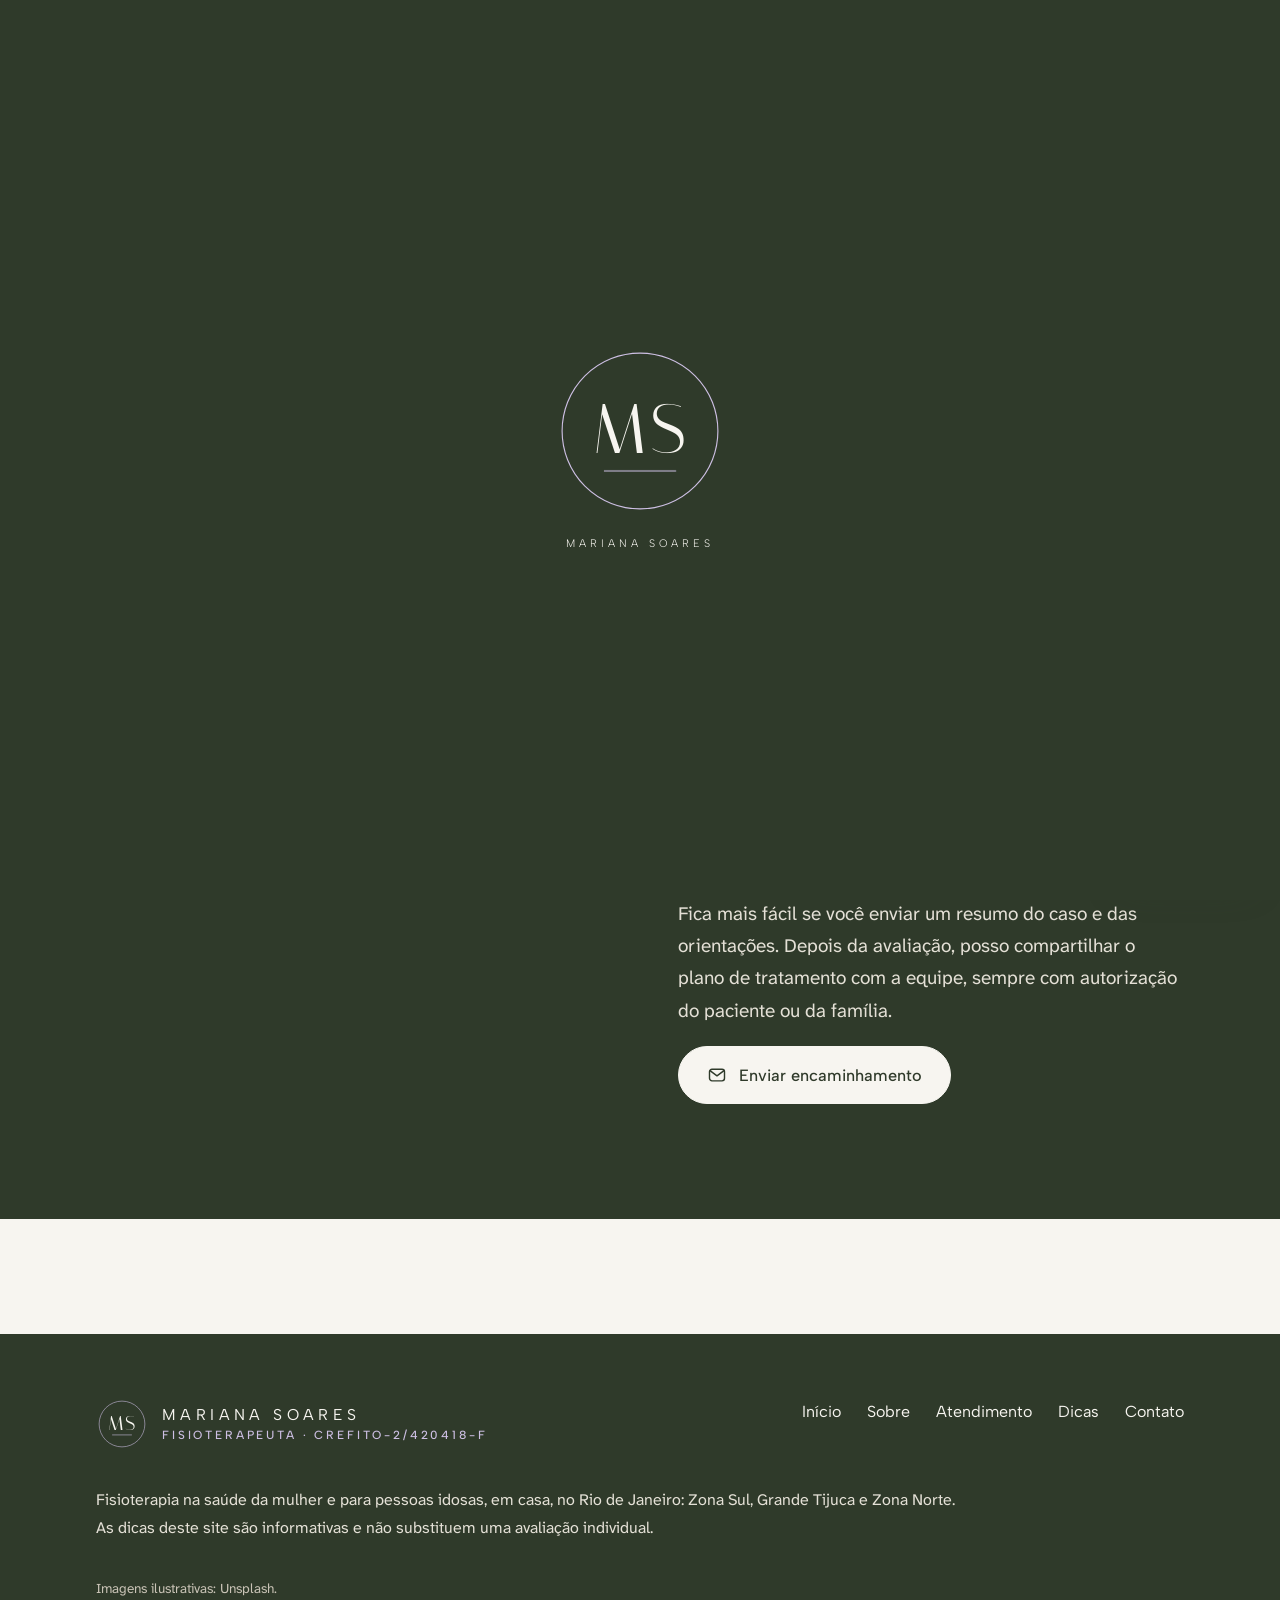
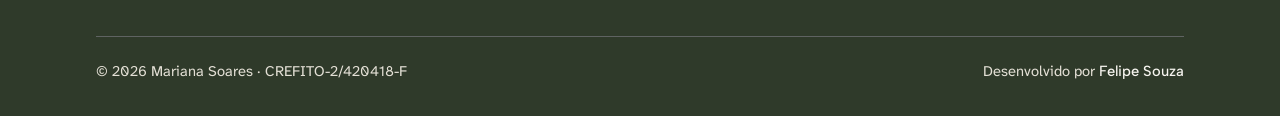
<file: contato.html>
<!doctype html>
<html lang="pt-BR">
<head>
<meta charset="utf-8">
<meta name="viewport" content="width=device-width,initial-scale=1">
<title>Contato · Mariana Soares, Fisioterapeuta</title>
<meta name="description" content="Fale com a fisioterapeuta Mariana Soares pelo WhatsApp, e-mail ou Instagram.">
<meta name="robots" content="noindex,nofollow">
<meta name="theme-color" content="#2F3A2A">
<link rel="canonical" href="https://mariana.csouzza.com/contato.html">
<meta property="og:type" content="website">
<meta property="og:locale" content="pt_BR">
<meta property="og:site_name" content="Mariana Soares · Fisioterapia">
<meta property="og:title" content="Contato · Mariana Soares, Fisioterapeuta">
<meta property="og:description" content="Fale com a fisioterapeuta Mariana Soares pelo WhatsApp, e-mail ou Instagram.">
<meta property="og:url" content="https://mariana.csouzza.com/contato.html">
<meta property="og:image" content="https://mariana.csouzza.com/og.jpg">
<meta property="og:image:width" content="1200">
<meta property="og:image:height" content="630">
<meta property="og:image:alt" content="Logo MS de Mariana Soares: Fisioterapia pélvica e saúde da mulher, atendimento em casa no Rio de Janeiro">
<meta name="twitter:card" content="summary_large_image">
<script type="application/ld+json">{"@context":"https://schema.org","@type":"WebPage","name":"Contato · Mariana Soares, Fisioterapeuta","url":"https://mariana.csouzza.com/contato.html","about":{"@id":"https://mariana.csouzza.com/#mariana"}}</script>
<link rel="icon" href="favicon.svg" type="image/svg+xml">
<link rel="preconnect" href="https://fonts.googleapis.com">
<link rel="preconnect" href="https://fonts.gstatic.com" crossorigin>
<link rel="stylesheet" href="https://fonts.googleapis.com/css2?family=Albert+Sans:wght@200;300;400;500&family=Atkinson+Hyperlegible+Next:wght@400;600&family=Italiana&display=swap">
<link rel="stylesheet" href="style.css?v=312">
<script>
(function(){var r=document.documentElement;r.classList.add("js");
try{if(localStorage.getItem("letra")==="grande")r.classList.add("grande")}catch(e){}
var first=true;try{first=!sessionStorage.getItem("ms-intro")}catch(e){}
if(first){r.classList.add("intro");document.addEventListener("DOMContentLoaded",function(){
  var l=document.createElement("div");l.className="loader";l.setAttribute("aria-hidden","true");
  l.innerHTML='<svg viewBox="0 0 200 240" aria-hidden="true"><circle class="ring" cx="100" cy="100" r="82" fill="none" stroke="#CDBFE3" stroke-width="1.2" transform="rotate(-90 100 100)"/><text class="mono" x="100" y="123" text-anchor="middle" font-family="Italiana, serif" font-size="74" letter-spacing="2" fill="#F7F5F0">MS</text><path class="bar" d="M62 142h76" stroke="#CDBFE3" stroke-width="1.2"/><text class="name" x="100" y="222" text-anchor="middle" font-family="Albert Sans, sans-serif" font-weight="300" font-size="11.5" letter-spacing="4.2" fill="#F7F5F0">MARIANA SOARES</text></svg>';document.body.appendChild(l);
  try{sessionStorage.setItem("ms-intro","1")}catch(e){}
  var t0=Date.now();function end(){setTimeout(function(){l.classList.add("done");setTimeout(function(){l.remove()},800)},Math.max(0,1700-(Date.now()-t0)))}
  if(document.readyState==="complete")end();else window.addEventListener("load",end);
  setTimeout(function(){l.classList.add("done")},4000);
})}
})();
</script>
</head>
<body>
<a class="skip" href="#conteudo">Pular para o conteúdo</a>
<header class="top">
  <div class="wrap">
    <a class="brand" href="index.html" aria-label="Mariana Soares, Fisioterapia. Página inicial"><svg class="" viewBox="0 0 200 200" aria-hidden="true"><circle cx="100" cy="100" r="88" fill="none" stroke="#6B5A94" stroke-width="2.2"/><text x="100" y="123" text-anchor="middle" font-family="Italiana, serif" font-size="78" letter-spacing="2" fill="#1F241B">MS</text><path d="M62 142h76" stroke="#6B5A94" stroke-width="2.2"/></svg><div><b>Mariana Soares</b><span>Fisioterapia pélvica</span></div></a>
    <button class="fontbtn" id="fontbtn" aria-pressed="false" aria-label="Letra maior" title="Aumentar o tamanho das letras"><span class="fb-a">A+</span><span class="fb-l"> Letra maior</span></button>
    <button class="menubtn" id="menubtn" aria-expanded="false" aria-controls="nav">Menu</button>
    <nav class="nav" id="nav" aria-label="Principal"><a href="index.html">Início</a><a href="sobre.html">Sobre</a><a href="atendimento.html">Atendimento</a><a href="dicas.html">Dicas</a><a href="contato.html" aria-current=page>Contato</a>
      <a class="navcta" href="https://wa.me/5521988644272?text=Ol%C3%A1%2C%20Mariana%21%20Vim%20pelo%20site%20e%20gostaria%20de%20saber%20mais%20sobre%20o%20atendimento." target="_blank" rel="noopener">Agendar conversa</a>
    </nav>
  </div>
</header>
<main id="conteudo">

<section class="hero"><div class="wrap">
  <div class="text">
    <span class="kicker">Contato</span>
    <h1>Vamos <em>conversar.</em></h1>
    <p class="lead">O jeito mais rápido é pelo WhatsApp. Costumo responder no mesmo dia.</p>
  </div>
  <div class="contact">
    <a href="https://wa.me/5521988644272?text=Ol%C3%A1%2C%20Mariana%21%20Vim%20pelo%20site%20e%20gostaria%20de%20saber%20mais%20sobre%20o%20atendimento." target="_blank" rel="noopener"><svg viewBox="0 0 24 24" fill="none" stroke="currentColor" stroke-width="1.7" stroke-linecap="round" stroke-linejoin="round" aria-hidden="true"><path d="M21 12a8.5 8.5 0 0 1-12.6 7.4L3 21l1.6-5.2A8.5 8.5 0 1 1 21 12Z"/></svg><div><b>WhatsApp</b><span>(21) 98864-4272</span></div></a>
    <a href="mailto:msla.fisioterapia@gmail.com"><svg viewBox="0 0 24 24" fill="none" stroke="currentColor" stroke-width="1.7" stroke-linecap="round" stroke-linejoin="round" aria-hidden="true"><rect x="3" y="5" width="18" height="14" rx="3"/><path d="m4 7 8 6 8-6"/></svg><div><b>E-mail</b><span>msla.fisioterapia@gmail.com</span></div></a>
    <a href="https://instagram.com/fisioterapeuta_mariana" target="_blank" rel="noopener"><svg viewBox="0 0 24 24" fill="none" stroke="currentColor" stroke-width="1.7" stroke-linecap="round" stroke-linejoin="round" aria-hidden="true"><rect x="3" y="3" width="18" height="18" rx="5"/><circle cx="12" cy="12" r="4"/><circle cx="17.5" cy="6.5" r="1" fill="currentColor"/></svg><div><b>Instagram</b><span>@fisioterapeuta_mariana</span></div></a>
  </div>
</div></section>

<section class="s dark" id="profissionais"><div class="wrap split start">
  <div class="reveal" style="display:grid;gap:22px"><span class="kicker">Para profissionais de saúde</span><h2>Médicos e equipes <em>que indicam pacientes.</em></h2></div>
  <div class="prose reveal">
    <p>Trabalho em diálogo com médicos, enfermeiras, nutricionistas, psicólogas e toda a equipe que acompanha a pessoa. Se você quer encaminhar um paciente para fisioterapia domiciliar, entre em contato pelo WhatsApp ou pelo e-mail.</p>
    <p>Fica mais fácil se você enviar um resumo do caso e das orientações. Depois da avaliação, posso compartilhar o plano de tratamento com a equipe, sempre com autorização do paciente ou da família.</p>
    <p><a class="btn light" href="mailto:msla.fisioterapia@gmail.com?subject=Encaminhamento%20de%20paciente"><svg viewBox="0 0 24 24" fill="none" stroke="currentColor" stroke-width="1.7" stroke-linecap="round" stroke-linejoin="round" aria-hidden="true"><rect x="3" y="5" width="18" height="14" rx="3"/><path d="m4 7 8 6 8-6"/></svg> Enviar encaminhamento</a></p>
  </div>
</div></section>

</main>
<footer class="foot">
  <div class="wrap">
    <div class="foot-top">
      <a class="brand" href="index.html"><svg class="" viewBox="0 0 200 200" aria-hidden="true"><circle cx="100" cy="100" r="88" fill="none" stroke="#CDBFE3" stroke-width="2.2"/><text x="100" y="123" text-anchor="middle" font-family="Italiana, serif" font-size="78" letter-spacing="2" fill="#F7F5F0">MS</text><path d="M62 142h76" stroke="#CDBFE3" stroke-width="2.2"/></svg><div><b>Mariana Soares</b><span>Fisioterapeuta · CREFITO-2/420418-F</span></div></a>
      <nav aria-label="Rodapé"><a href="index.html">Início</a><a href="sobre.html">Sobre</a><a href="atendimento.html">Atendimento</a><a href="dicas.html">Dicas</a><a href="contato.html">Contato</a></nav>
    </div>
    <p>Fisioterapia na saúde da mulher e para pessoas idosas, em casa, no Rio de Janeiro: Zona Sul, Grande Tijuca e Zona Norte.<br>As dicas deste site são informativas e não substituem uma avaliação individual.</p>
    <p class="photo-note">Imagens ilustrativas: Unsplash.</p>
    <div class="foot-bottom"><span>© 2026 Mariana Soares · CREFITO-2/420418-F</span><span class="credit">Desenvolvido por <b>Felipe Souza</b></span></div>
  </div>
</footer>
<a class="wa" href="https://wa.me/5521988644272?text=Ol%C3%A1%2C%20Mariana%21%20Vim%20pelo%20site%20e%20gostaria%20de%20saber%20mais%20sobre%20o%20atendimento." target="_blank" rel="noopener" aria-label="Conversar no WhatsApp"><svg viewBox="0 0 24 24" fill="none" stroke="currentColor" stroke-width="1.7" stroke-linecap="round" stroke-linejoin="round" aria-hidden="true"><path d="M21 12a8.5 8.5 0 0 1-12.6 7.4L3 21l1.6-5.2A8.5 8.5 0 1 1 21 12Z"/></svg><span>WhatsApp</span></a>
<script>
(function(){
  var b=document.getElementById("menubtn"),n=document.getElementById("nav");
  b.addEventListener("click",function(){var o=n.classList.toggle("open");b.setAttribute("aria-expanded",o);b.textContent=o?"Fechar":"Menu"});
  var f=document.getElementById("fontbtn"),r=document.documentElement;
  function sync(){var g=r.classList.contains("grande");f.setAttribute("aria-pressed",g);f.querySelector(".fb-a").textContent=g?"A–":"A+";f.querySelector(".fb-l").textContent=g?" Letra normal":" Letra maior";f.title=g?"Voltar ao tamanho normal das letras":"Aumentar o tamanho das letras"}
  f.addEventListener("click",function(){r.classList.toggle("grande");try{localStorage.setItem("letra",r.classList.contains("grande")?"grande":"normal")}catch(e){}sync()});
  sync();
  var els=document.querySelectorAll(".reveal");
  if("IntersectionObserver" in window){var io=new IntersectionObserver(function(es){es.forEach(function(e){if(e.isIntersecting){e.target.classList.add("in");io.unobserve(e.target)}})},{rootMargin:"0px 0px -8% 0px"});els.forEach(function(e){io.observe(e)})}
  else els.forEach(function(e){e.classList.add("in")});
})();
</script>
</body>
</html>
</file>
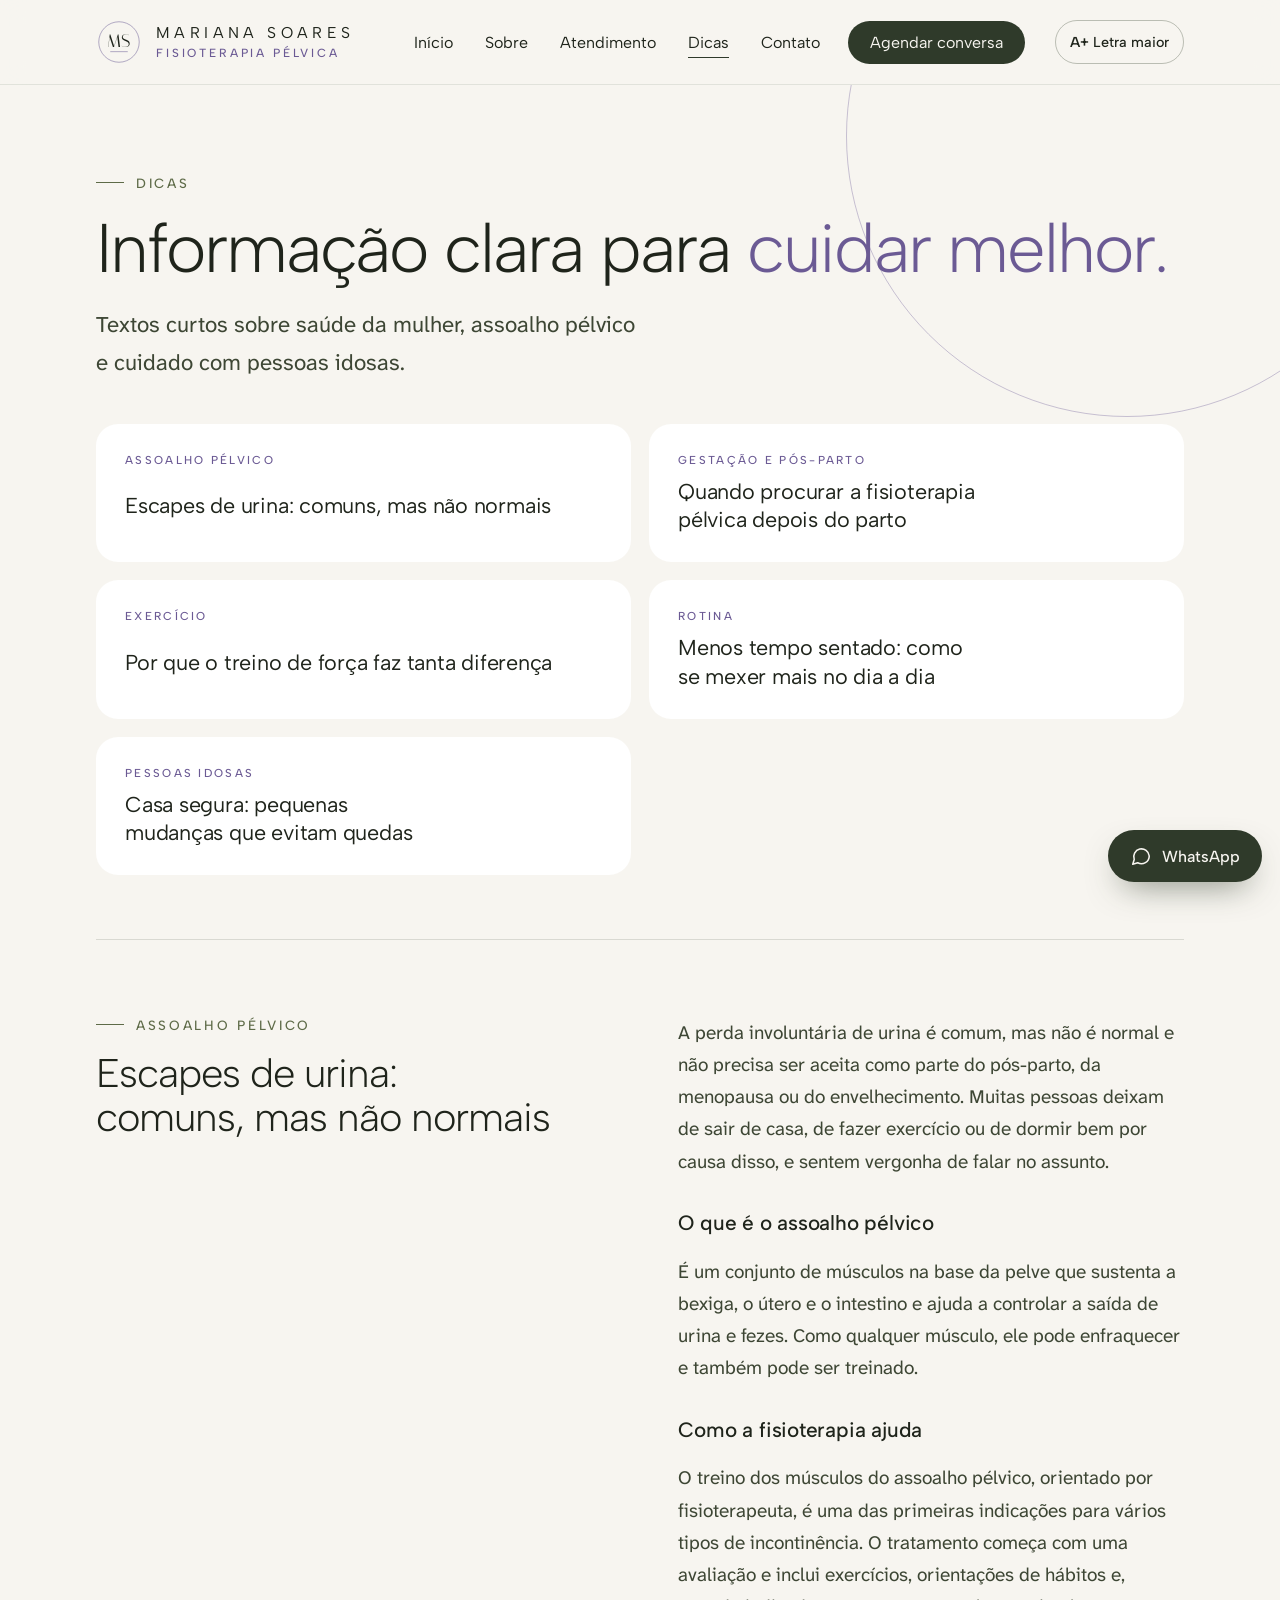
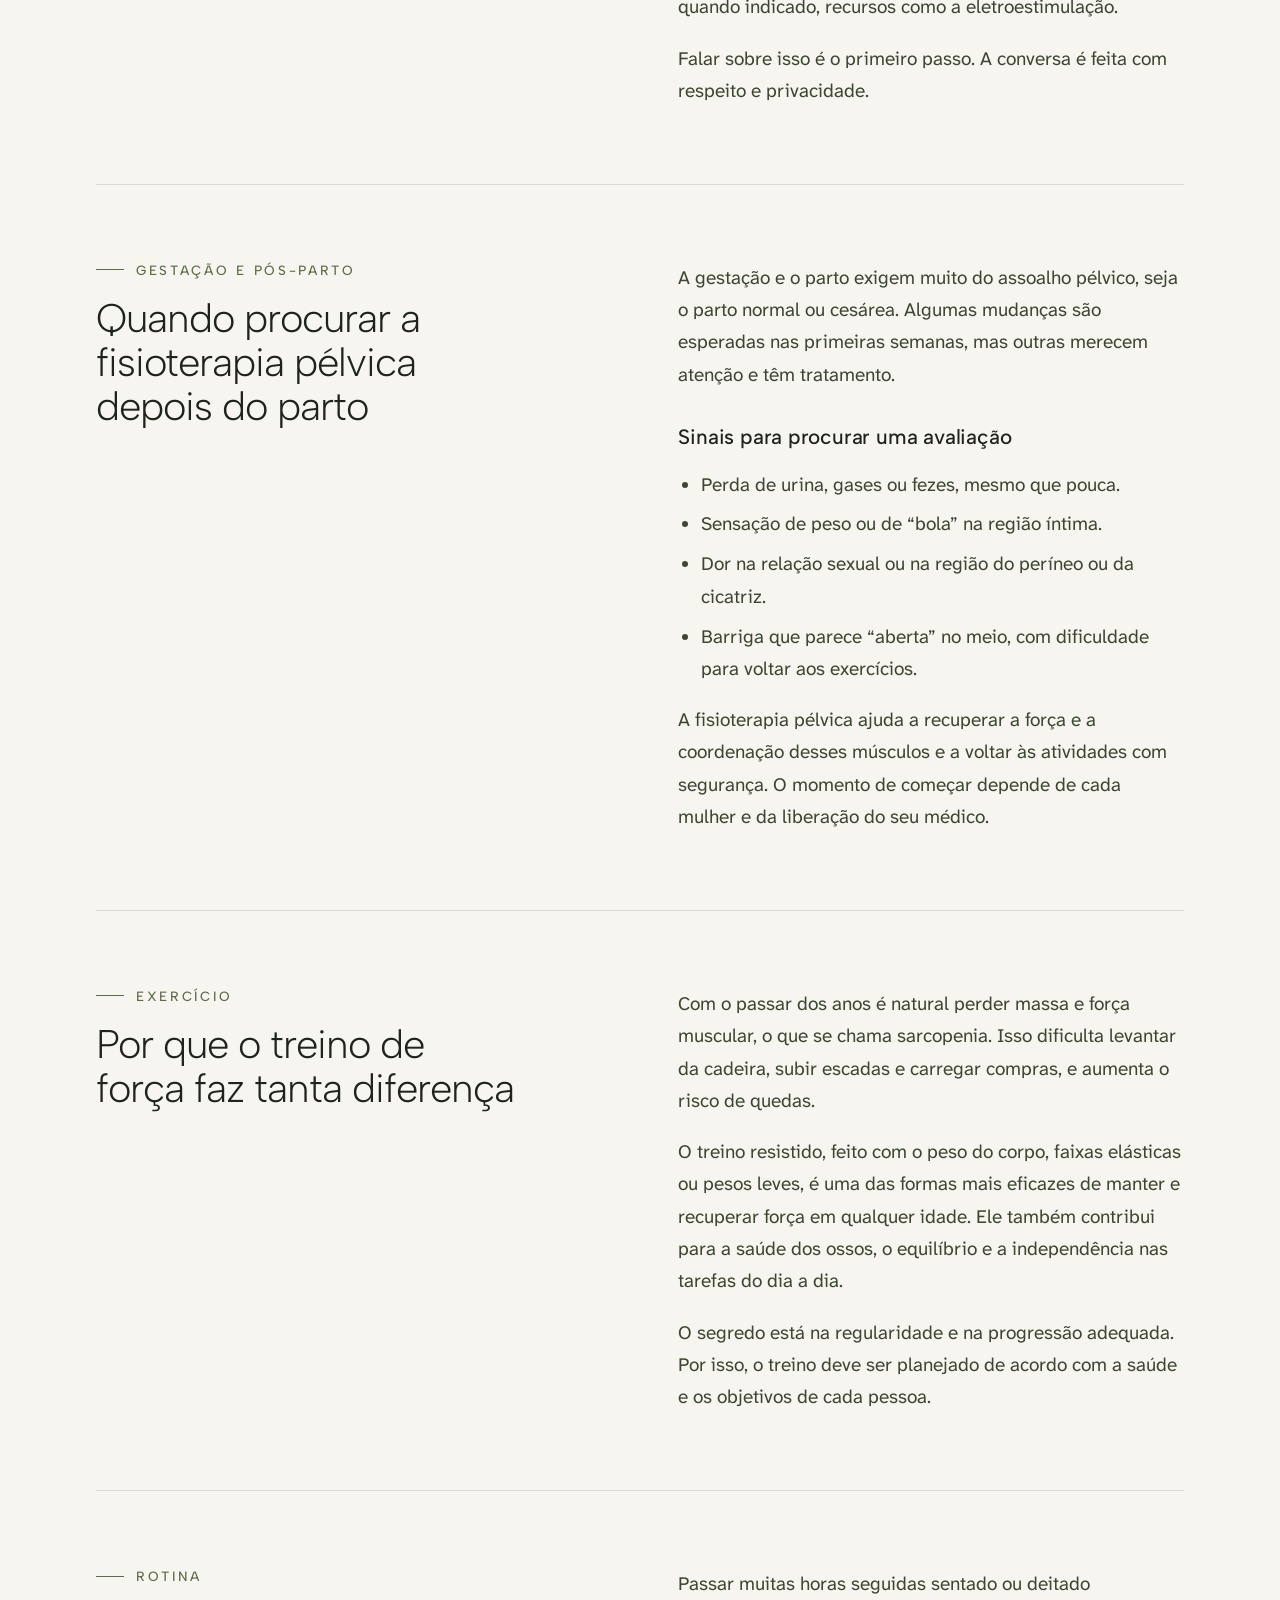
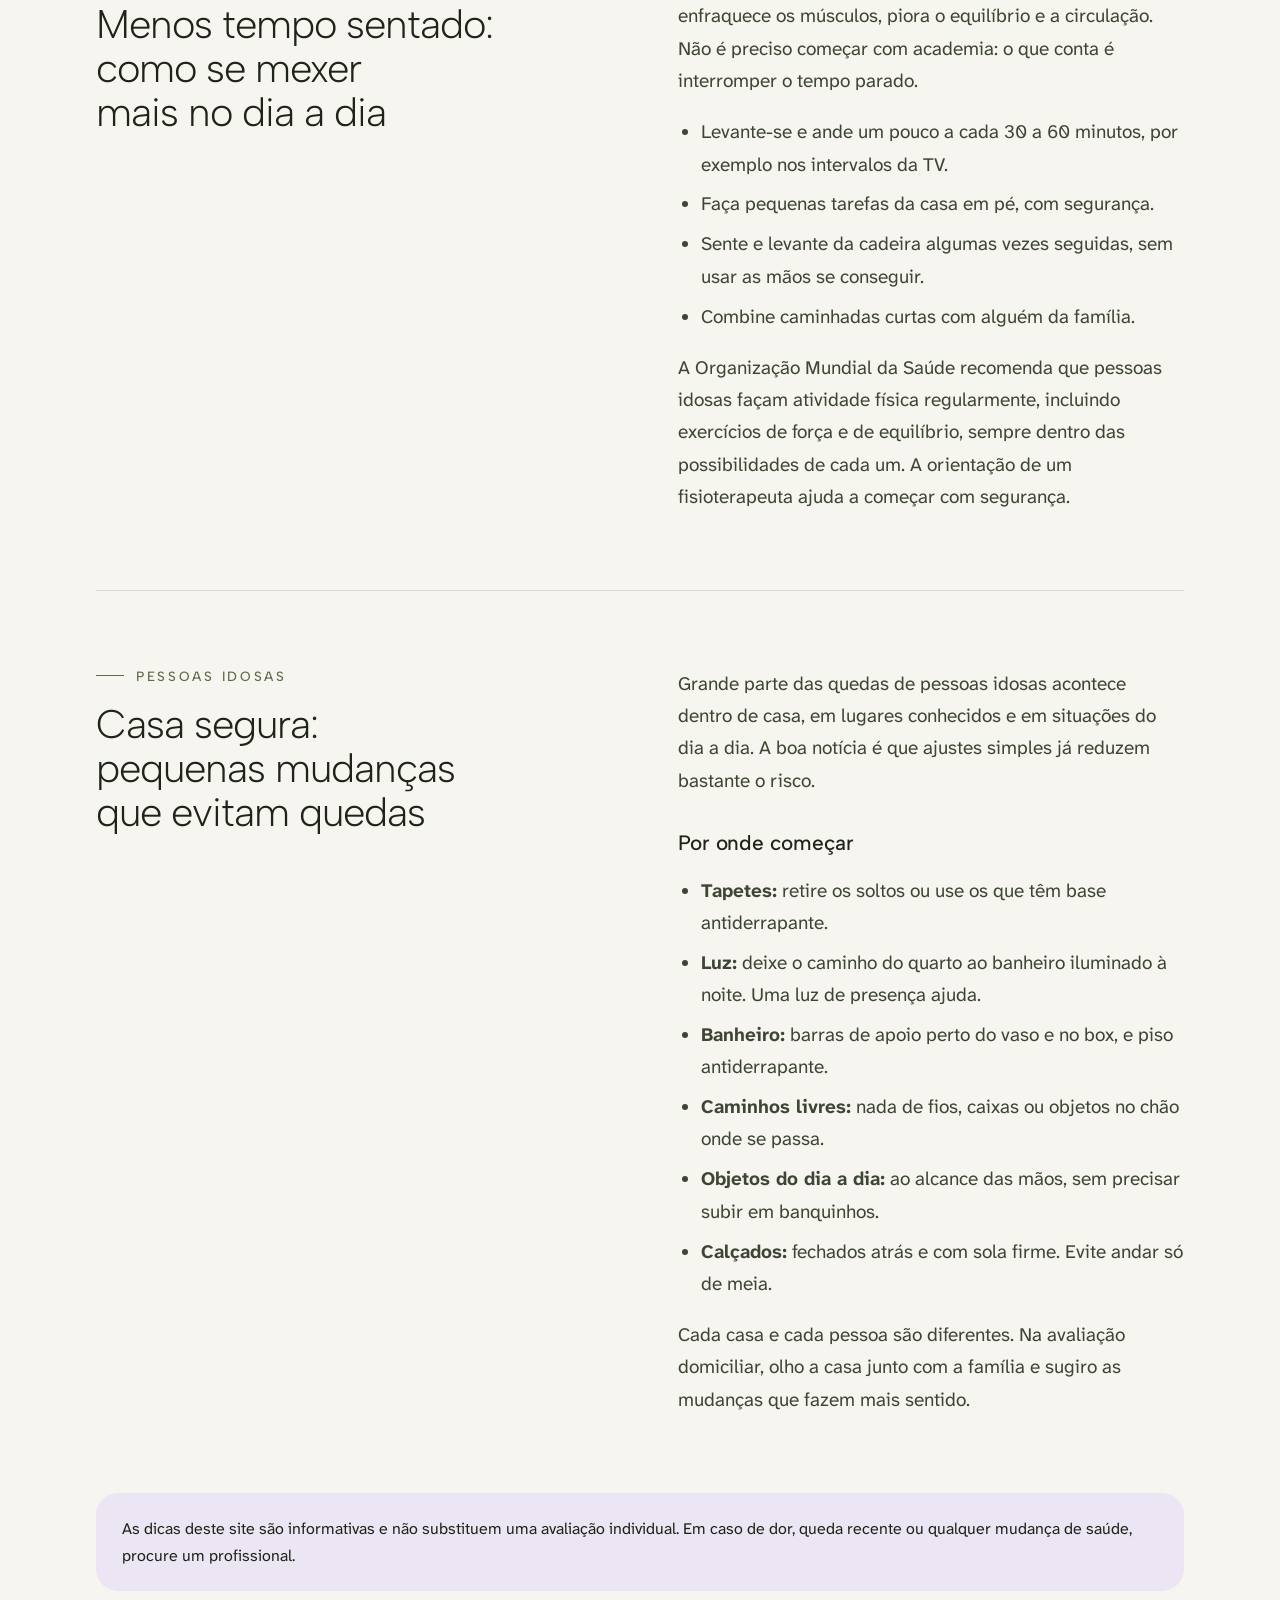
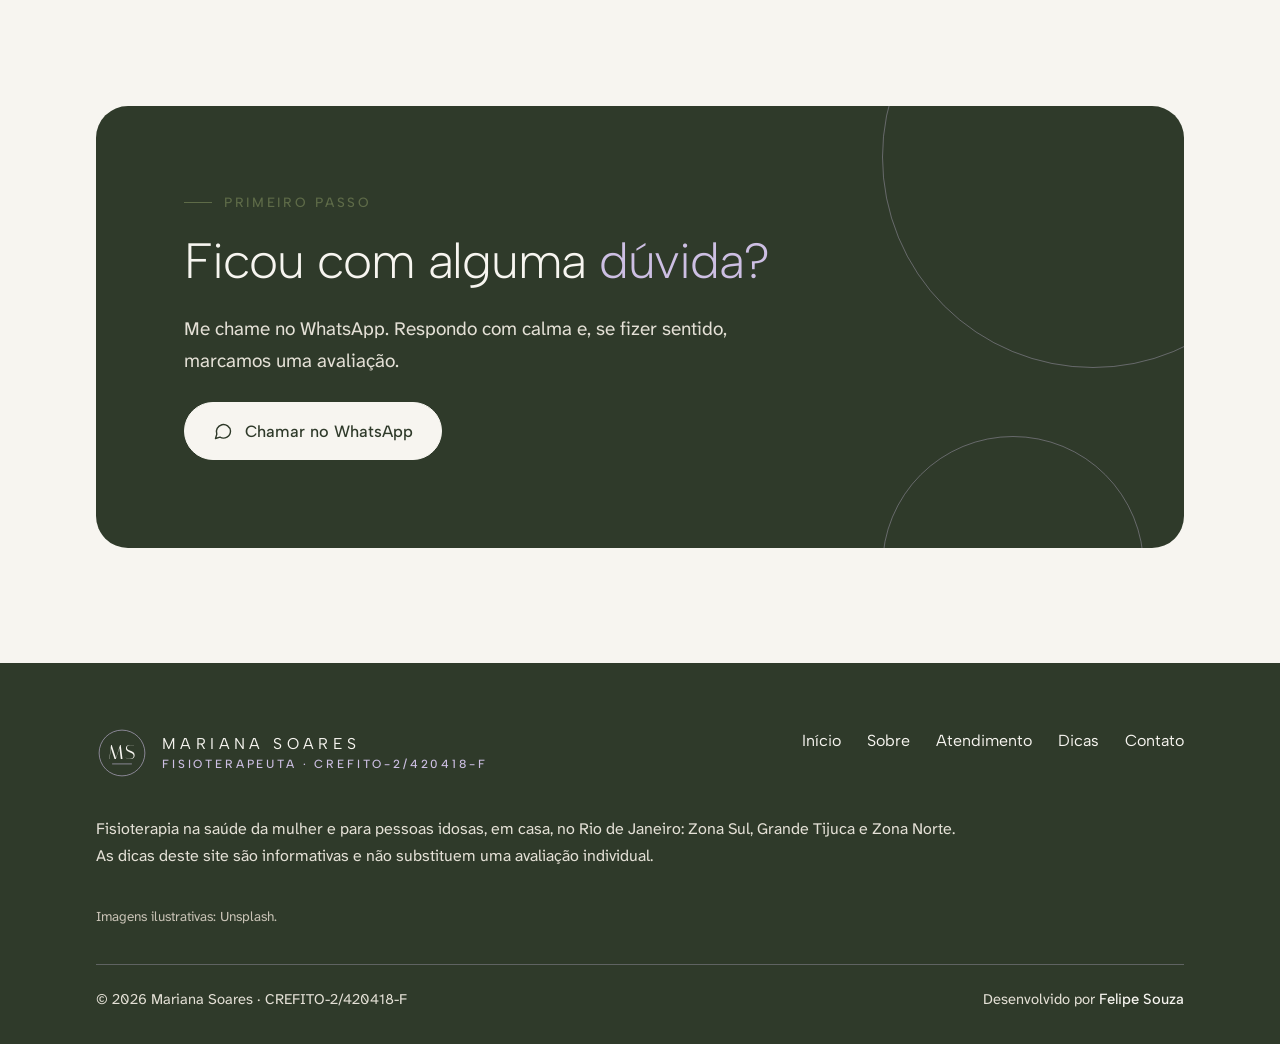
<file: dicas.html>
<!doctype html>
<html lang="pt-BR">
<head>
<meta charset="utf-8">
<meta name="viewport" content="width=device-width,initial-scale=1">
<title>Dicas · Mariana Soares, Fisioterapeuta</title>
<meta name="description" content="Dicas de fisioterapia: perda de urina, pós-parto, força, sedentarismo e prevenção de quedas.">
<meta name="robots" content="noindex,nofollow">
<meta name="theme-color" content="#2F3A2A">
<link rel="canonical" href="https://mariana.csouzza.com/dicas.html">
<meta property="og:type" content="website">
<meta property="og:locale" content="pt_BR">
<meta property="og:site_name" content="Mariana Soares · Fisioterapia">
<meta property="og:title" content="Dicas · Mariana Soares, Fisioterapeuta">
<meta property="og:description" content="Dicas de fisioterapia: perda de urina, pós-parto, força, sedentarismo e prevenção de quedas.">
<meta property="og:url" content="https://mariana.csouzza.com/dicas.html">
<meta property="og:image" content="https://mariana.csouzza.com/og.jpg">
<meta property="og:image:width" content="1200">
<meta property="og:image:height" content="630">
<meta property="og:image:alt" content="Logo MS de Mariana Soares: Fisioterapia pélvica e saúde da mulher, atendimento em casa no Rio de Janeiro">
<meta name="twitter:card" content="summary_large_image">
<script type="application/ld+json">{"@context":"https://schema.org","@type":"WebPage","name":"Dicas · Mariana Soares, Fisioterapeuta","url":"https://mariana.csouzza.com/dicas.html","about":{"@id":"https://mariana.csouzza.com/#mariana"}}</script>
<link rel="icon" href="favicon.svg" type="image/svg+xml">
<link rel="preconnect" href="https://fonts.googleapis.com">
<link rel="preconnect" href="https://fonts.gstatic.com" crossorigin>
<link rel="stylesheet" href="https://fonts.googleapis.com/css2?family=Albert+Sans:wght@200;300;400;500&family=Atkinson+Hyperlegible+Next:wght@400;600&family=Italiana&display=swap">
<link rel="stylesheet" href="style.css?v=312">
<script>
(function(){var r=document.documentElement;r.classList.add("js");
try{if(localStorage.getItem("letra")==="grande")r.classList.add("grande")}catch(e){}
var first=true;try{first=!sessionStorage.getItem("ms-intro")}catch(e){}
if(first){r.classList.add("intro");document.addEventListener("DOMContentLoaded",function(){
  var l=document.createElement("div");l.className="loader";l.setAttribute("aria-hidden","true");
  l.innerHTML='<svg viewBox="0 0 200 240" aria-hidden="true"><circle class="ring" cx="100" cy="100" r="82" fill="none" stroke="#CDBFE3" stroke-width="1.2" transform="rotate(-90 100 100)"/><text class="mono" x="100" y="123" text-anchor="middle" font-family="Italiana, serif" font-size="74" letter-spacing="2" fill="#F7F5F0">MS</text><path class="bar" d="M62 142h76" stroke="#CDBFE3" stroke-width="1.2"/><text class="name" x="100" y="222" text-anchor="middle" font-family="Albert Sans, sans-serif" font-weight="300" font-size="11.5" letter-spacing="4.2" fill="#F7F5F0">MARIANA SOARES</text></svg>';document.body.appendChild(l);
  try{sessionStorage.setItem("ms-intro","1")}catch(e){}
  var t0=Date.now();function end(){setTimeout(function(){l.classList.add("done");setTimeout(function(){l.remove()},800)},Math.max(0,1700-(Date.now()-t0)))}
  if(document.readyState==="complete")end();else window.addEventListener("load",end);
  setTimeout(function(){l.classList.add("done")},4000);
})}
})();
</script>
</head>
<body>
<a class="skip" href="#conteudo">Pular para o conteúdo</a>
<header class="top">
  <div class="wrap">
    <a class="brand" href="index.html" aria-label="Mariana Soares, Fisioterapia. Página inicial"><svg class="" viewBox="0 0 200 200" aria-hidden="true"><circle cx="100" cy="100" r="88" fill="none" stroke="#6B5A94" stroke-width="2.2"/><text x="100" y="123" text-anchor="middle" font-family="Italiana, serif" font-size="78" letter-spacing="2" fill="#1F241B">MS</text><path d="M62 142h76" stroke="#6B5A94" stroke-width="2.2"/></svg><div><b>Mariana Soares</b><span>Fisioterapia pélvica</span></div></a>
    <button class="fontbtn" id="fontbtn" aria-pressed="false" aria-label="Letra maior" title="Aumentar o tamanho das letras"><span class="fb-a">A+</span><span class="fb-l"> Letra maior</span></button>
    <button class="menubtn" id="menubtn" aria-expanded="false" aria-controls="nav">Menu</button>
    <nav class="nav" id="nav" aria-label="Principal"><a href="index.html">Início</a><a href="sobre.html">Sobre</a><a href="atendimento.html">Atendimento</a><a href="dicas.html" aria-current=page>Dicas</a><a href="contato.html">Contato</a>
      <a class="navcta" href="https://wa.me/5521988644272?text=Ol%C3%A1%2C%20Mariana%21%20Vim%20pelo%20site%20e%20gostaria%20de%20saber%20mais%20sobre%20o%20atendimento." target="_blank" rel="noopener">Agendar conversa</a>
    </nav>
  </div>
</header>
<main id="conteudo">

<section class="page-hero"><div class="wrap">
  <span class="kicker">Dicas</span>
  <h1>Informação clara para <em>cuidar melhor.</em></h1>
  <p class="lead">Textos curtos sobre saúde da mulher, assoalho pélvico e cuidado com pessoas idosas.</p>
  <div class="toc" style="margin-top:20px"><a href="#continencia"><small>Assoalho pélvico</small><h3>Escapes de urina: comuns, mas não normais</h3></a><a href="#pos-parto"><small>Gestação e pós-parto</small><h3>Quando procurar a fisioterapia pélvica depois do parto</h3></a><a href="#forca"><small>Exercício</small><h3>Por que o treino de força faz tanta diferença</h3></a><a href="#sedentarismo"><small>Rotina</small><h3>Menos tempo sentado: como se mexer mais no dia a dia</h3></a><a href="#casa-segura"><small>Pessoas idosas</small><h3>Casa segura: pequenas mudanças que evitam quedas</h3></a></div>
</div></section>
<div class="wrap"><article class="post split start" id="continencia"><div style="display:grid;gap:18px;align-content:start"><span class="kicker">Assoalho pélvico</span><h2>Escapes de urina: comuns, mas não normais</h2></div><div class="prose">
  <p>A perda involuntária de urina é comum, mas não é normal e não precisa ser aceita como parte do pós-parto, da menopausa ou do envelhecimento. Muitas pessoas deixam de sair de casa, de fazer exercício ou de dormir bem por causa disso, e sentem vergonha de falar no assunto.</p>
  <h3>O que é o assoalho pélvico</h3>
  <p>É um conjunto de músculos na base da pelve que sustenta a bexiga, o útero e o intestino e ajuda a controlar a saída de urina e fezes. Como qualquer músculo, ele pode enfraquecer e também pode ser treinado.</p>
  <h3>Como a fisioterapia ajuda</h3>
  <p>O treino dos músculos do assoalho pélvico, orientado por fisioterapeuta, é uma das primeiras indicações para vários tipos de incontinência. O tratamento começa com uma avaliação e inclui exercícios, orientações de hábitos e, quando indicado, recursos como a eletroestimulação.</p>
  <p>Falar sobre isso é o primeiro passo. A conversa é feita com respeito e privacidade.</p></div></article><article class="post split start" id="pos-parto"><div style="display:grid;gap:18px;align-content:start"><span class="kicker">Gestação e pós-parto</span><h2>Quando procurar a fisioterapia pélvica depois do parto</h2></div><div class="prose">
  <p>A gestação e o parto exigem muito do assoalho pélvico, seja o parto normal ou cesárea. Algumas mudanças são esperadas nas primeiras semanas, mas outras merecem atenção e têm tratamento.</p>
  <h3>Sinais para procurar uma avaliação</h3>
  <ul>
    <li>Perda de urina, gases ou fezes, mesmo que pouca.</li>
    <li>Sensação de peso ou de “bola” na região íntima.</li>
    <li>Dor na relação sexual ou na região do períneo ou da cicatriz.</li>
    <li>Barriga que parece “aberta” no meio, com dificuldade para voltar aos exercícios.</li>
  </ul>
  <p>A fisioterapia pélvica ajuda a recuperar a força e a coordenação desses músculos e a voltar às atividades com segurança. O momento de começar depende de cada mulher e da liberação do seu médico.</p></div></article><article class="post split start" id="forca"><div style="display:grid;gap:18px;align-content:start"><span class="kicker">Exercício</span><h2>Por que o treino de força faz tanta diferença</h2></div><div class="prose">
  <p>Com o passar dos anos é natural perder massa e força muscular, o que se chama sarcopenia. Isso dificulta levantar da cadeira, subir escadas e carregar compras, e aumenta o risco de quedas.</p>
  <p>O treino resistido, feito com o peso do corpo, faixas elásticas ou pesos leves, é uma das formas mais eficazes de manter e recuperar força em qualquer idade. Ele também contribui para a saúde dos ossos, o equilíbrio e a independência nas tarefas do dia a dia.</p>
  <p>O segredo está na regularidade e na progressão adequada. Por isso, o treino deve ser planejado de acordo com a saúde e os objetivos de cada pessoa.</p></div></article><article class="post split start" id="sedentarismo"><div style="display:grid;gap:18px;align-content:start"><span class="kicker">Rotina</span><h2>Menos tempo sentado: como se mexer mais no dia a dia</h2></div><div class="prose">
  <p>Passar muitas horas seguidas sentado ou deitado enfraquece os músculos, piora o equilíbrio e a circulação. Não é preciso começar com academia: o que conta é interromper o tempo parado.</p>
  <ul>
    <li>Levante-se e ande um pouco a cada 30 a 60 minutos, por exemplo nos intervalos da TV.</li>
    <li>Faça pequenas tarefas da casa em pé, com segurança.</li>
    <li>Sente e levante da cadeira algumas vezes seguidas, sem usar as mãos se conseguir.</li>
    <li>Combine caminhadas curtas com alguém da família.</li>
  </ul>
  <p>A Organização Mundial da Saúde recomenda que pessoas idosas façam atividade física regularmente, incluindo exercícios de força e de equilíbrio, sempre dentro das possibilidades de cada um. A orientação de um fisioterapeuta ajuda a começar com segurança.</p></div></article><article class="post split start" id="casa-segura"><div style="display:grid;gap:18px;align-content:start"><span class="kicker">Pessoas idosas</span><h2>Casa segura: pequenas mudanças que evitam quedas</h2></div><div class="prose">
  <p>Grande parte das quedas de pessoas idosas acontece dentro de casa, em lugares conhecidos e em situações do dia a dia. A boa notícia é que ajustes simples já reduzem bastante o risco.</p>
  <h3>Por onde começar</h3>
  <ul>
    <li><b>Tapetes:</b> retire os soltos ou use os que têm base antiderrapante.</li>
    <li><b>Luz:</b> deixe o caminho do quarto ao banheiro iluminado à noite. Uma luz de presença ajuda.</li>
    <li><b>Banheiro:</b> barras de apoio perto do vaso e no box, e piso antiderrapante.</li>
    <li><b>Caminhos livres:</b> nada de fios, caixas ou objetos no chão onde se passa.</li>
    <li><b>Objetos do dia a dia:</b> ao alcance das mãos, sem precisar subir em banquinhos.</li>
    <li><b>Calçados:</b> fechados atrás e com sola firme. Evite andar só de meia.</li>
  </ul>
  <p>Cada casa e cada pessoa são diferentes. Na avaliação domiciliar, olho a casa junto com a família e sugiro as mudanças que fazem mais sentido.</p></div></article>
<p class="note">As dicas deste site são informativas e não substituem uma avaliação individual. Em caso de dor, queda recente ou qualquer mudança de saúde, procure um profissional.</p>
</div>
<section class="s" style="padding-bottom:0"><div class="wrap"><div class="cta reveal">
<span class="kicker">Primeiro passo</span>
<h2>Ficou com alguma <em>dúvida?</em></h2><p>Me chame no WhatsApp. Respondo com calma e, se fizer sentido, marcamos uma avaliação.</p>
<div class="row"><a class="btn light" href="https://wa.me/5521988644272?text=Ol%C3%A1%2C%20Mariana%21%20Vim%20pelo%20site%20e%20gostaria%20de%20saber%20mais%20sobre%20o%20atendimento." target="_blank" rel="noopener"><svg viewBox="0 0 24 24" fill="none" stroke="currentColor" stroke-width="1.7" stroke-linecap="round" stroke-linejoin="round" aria-hidden="true"><path d="M21 12a8.5 8.5 0 0 1-12.6 7.4L3 21l1.6-5.2A8.5 8.5 0 1 1 21 12Z"/></svg> Chamar no WhatsApp</a></div>
</div></div></section>

</main>
<footer class="foot">
  <div class="wrap">
    <div class="foot-top">
      <a class="brand" href="index.html"><svg class="" viewBox="0 0 200 200" aria-hidden="true"><circle cx="100" cy="100" r="88" fill="none" stroke="#CDBFE3" stroke-width="2.2"/><text x="100" y="123" text-anchor="middle" font-family="Italiana, serif" font-size="78" letter-spacing="2" fill="#F7F5F0">MS</text><path d="M62 142h76" stroke="#CDBFE3" stroke-width="2.2"/></svg><div><b>Mariana Soares</b><span>Fisioterapeuta · CREFITO-2/420418-F</span></div></a>
      <nav aria-label="Rodapé"><a href="index.html">Início</a><a href="sobre.html">Sobre</a><a href="atendimento.html">Atendimento</a><a href="dicas.html">Dicas</a><a href="contato.html">Contato</a></nav>
    </div>
    <p>Fisioterapia na saúde da mulher e para pessoas idosas, em casa, no Rio de Janeiro: Zona Sul, Grande Tijuca e Zona Norte.<br>As dicas deste site são informativas e não substituem uma avaliação individual.</p>
    <p class="photo-note">Imagens ilustrativas: Unsplash.</p>
    <div class="foot-bottom"><span>© 2026 Mariana Soares · CREFITO-2/420418-F</span><span class="credit">Desenvolvido por <b>Felipe Souza</b></span></div>
  </div>
</footer>
<a class="wa" href="https://wa.me/5521988644272?text=Ol%C3%A1%2C%20Mariana%21%20Vim%20pelo%20site%20e%20gostaria%20de%20saber%20mais%20sobre%20o%20atendimento." target="_blank" rel="noopener" aria-label="Conversar no WhatsApp"><svg viewBox="0 0 24 24" fill="none" stroke="currentColor" stroke-width="1.7" stroke-linecap="round" stroke-linejoin="round" aria-hidden="true"><path d="M21 12a8.5 8.5 0 0 1-12.6 7.4L3 21l1.6-5.2A8.5 8.5 0 1 1 21 12Z"/></svg><span>WhatsApp</span></a>
<script>
(function(){
  var b=document.getElementById("menubtn"),n=document.getElementById("nav");
  b.addEventListener("click",function(){var o=n.classList.toggle("open");b.setAttribute("aria-expanded",o);b.textContent=o?"Fechar":"Menu"});
  var f=document.getElementById("fontbtn"),r=document.documentElement;
  function sync(){var g=r.classList.contains("grande");f.setAttribute("aria-pressed",g);f.querySelector(".fb-a").textContent=g?"A–":"A+";f.querySelector(".fb-l").textContent=g?" Letra normal":" Letra maior";f.title=g?"Voltar ao tamanho normal das letras":"Aumentar o tamanho das letras"}
  f.addEventListener("click",function(){r.classList.toggle("grande");try{localStorage.setItem("letra",r.classList.contains("grande")?"grande":"normal")}catch(e){}sync()});
  sync();
  var els=document.querySelectorAll(".reveal");
  if("IntersectionObserver" in window){var io=new IntersectionObserver(function(es){es.forEach(function(e){if(e.isIntersecting){e.target.classList.add("in");io.unobserve(e.target)}})},{rootMargin:"0px 0px -8% 0px"});els.forEach(function(e){io.observe(e)})}
  else els.forEach(function(e){e.classList.add("in")});
})();
</script>
</body>
</html>
</file>
<file: style.css>
/* Mariana Soares · Fisioterapia — identidade v2
   Paleta: oliva profundo + lavanda, sem cinzas. Motivo: o círculo fino do logo.
   Títulos: Albert Sans (fina, elegante). Texto: Atkinson Hyperlegible Next (feita para leitura). */
:root{
  --ivory:#F7F5F0; --paper:#FFFFFF; --sand:#E9E2D6;
  --olive-900:#2F3A2A; --olive-700:#45523A; --olive-500:#5E6B48;
  --lav:#CDBFE3; --lav-200:#ECE6F4; --lav-ink:#6B5A94;
  --ink:#1F241B; --ink-2:#3D4634;
  --display:"Albert Sans", "Atkinson Hyperlegible Next", system-ui, sans-serif;
  --body:"Atkinson Hyperlegible Next", "Atkinson Hyperlegible", system-ui, -apple-system, "Segoe UI", sans-serif;
  --logo:"Italiana", "Albert Sans", serif;
  --fs:1.1875rem;
  --r:22px;
}
html.grande{--fs:1.375rem}
*{box-sizing:border-box}
html{scroll-behavior:smooth}
body{margin:0;background:var(--ivory);color:var(--ink);font:400 var(--fs)/1.7 var(--body);-webkit-font-smoothing:antialiased;text-rendering:optimizeLegibility}
img{max-width:100%;display:block}
a{color:var(--olive-700);text-underline-offset:4px;text-decoration-thickness:1px}
a:hover{color:var(--lav-ink)}
:focus-visible{outline:3px solid var(--lav-ink);outline-offset:3px;border-radius:6px}
.skip{position:absolute;left:-999px;top:8px;background:var(--olive-900);color:#fff;padding:10px 16px;border-radius:10px;z-index:60}
.skip:focus{left:12px}
.wrap{max-width:1200px;margin:0 auto;padding-inline:clamp(20px,5vw,56px)}
h1,h2,h3{font-family:var(--display);color:var(--ink);margin:0;text-wrap:balance}
h1{font-weight:300;font-size:clamp(2.5rem,5.4vw,4.3rem);line-height:1.04;letter-spacing:-.03em}
h2{font-weight:300;font-size:clamp(2rem,4vw,3.1rem);line-height:1.1;letter-spacing:-.025em}
h3{font-weight:500;font-size:1.3rem;line-height:1.3;letter-spacing:-.01em}
h1 em,h2 em{font-style:normal;color:var(--lav-ink)}
p{margin:0}
.lead{font-size:1.18em;color:var(--ink-2);max-width:36ch}
.kicker{display:inline-flex;align-items:center;gap:12px;font:500 .78rem var(--display);letter-spacing:.24em;text-transform:uppercase;color:var(--olive-500)}
.kicker::before{content:"";width:28px;height:1px;background:currentColor}
.prose{display:grid;gap:1em;max-width:62ch;color:var(--ink-2)}
.prose ul{margin:0;padding-left:1.2em;display:grid;gap:.4em}
.prose h3{color:var(--ink);margin-top:.6em}

/* ---------- loader ---------- */
.loader{position:fixed;inset:0;z-index:100;background:var(--olive-900);display:grid;place-items:center;transition:opacity .7s ease, visibility .7s}
.loader.done{opacity:0;visibility:hidden}
.loader svg{width:min(42vw,190px);height:auto}
.loader .ring{stroke-dasharray:520;stroke-dashoffset:520;animation:draw 1.1s cubic-bezier(.65,0,.35,1) forwards}
.loader .mono{opacity:0;animation:fade .7s .55s ease forwards}
.loader .bar{stroke-dasharray:90;stroke-dashoffset:90;animation:draw .6s .9s ease forwards}
.loader .name{opacity:0;animation:fade .6s 1s ease forwards}
@keyframes draw{to{stroke-dashoffset:0}}
@keyframes fade{to{opacity:1}}
@media (prefers-reduced-motion:reduce){.loader *{animation-duration:.01s!important;animation-delay:0s!important}}

/* ---------- header ---------- */
.top{position:sticky;top:0;z-index:30;background:color-mix(in srgb,var(--ivory) 90%,transparent);backdrop-filter:blur(12px);border-bottom:1px solid color-mix(in srgb,var(--olive-900) 10%,transparent)}
.top .wrap{display:flex;align-items:center;gap:24px;min-height:84px}
.brand{display:flex;align-items:center;gap:14px;text-decoration:none;color:var(--ink);flex:none}
.brand svg{width:46px;height:46px;flex:none}
.brand b{display:block;font:400 .98rem var(--display);letter-spacing:.28em;text-transform:uppercase;line-height:1.2}
.brand span{display:block;font:500 .66rem var(--display);letter-spacing:.3em;text-transform:uppercase;color:var(--lav-ink);margin-top:3px}
.nav{display:flex;align-items:center;gap:4px;margin-left:auto}
.nav a{white-space:nowrap;position:relative;font:400 1rem var(--display);color:var(--ink);text-decoration:none;padding:10px 14px}
.nav a::after{content:"";position:absolute;left:14px;right:14px;bottom:4px;height:1px;background:var(--olive-900);transform:scaleX(0);transform-origin:left;transition:transform .3s}
.nav a:hover::after,.nav a[aria-current=page]::after{transform:scaleX(1)}
.nav .navcta{margin-left:10px;background:var(--olive-900);color:var(--ivory);border-radius:999px;padding:12px 22px}
.nav .navcta::after{display:none}
.nav .navcta:hover{background:var(--olive-700);color:#fff}
.fontbtn{white-space:nowrap;font:500 .9rem var(--display);background:transparent;color:var(--ink);border:1px solid color-mix(in srgb,var(--olive-900) 30%,transparent);border-radius:999px;padding:9px 14px;min-height:44px;cursor:pointer;margin-left:6px}
.fontbtn[aria-pressed=true]{background:var(--lav-200)}
.menubtn{display:none;font:500 1rem var(--display);background:var(--olive-900);color:var(--ivory);border:0;border-radius:999px;padding:12px 20px;min-height:48px;cursor:pointer}
@media (max-width:1180px){
  .menubtn{display:inline-flex;margin-left:auto}
  .nav{display:none;position:absolute;left:0;right:0;top:100%;background:var(--ivory);border-bottom:1px solid var(--sand);flex-direction:column;align-items:stretch;padding:12px clamp(20px,5vw,56px) 24px;gap:2px}
  .nav.open{display:flex}
  .nav a{font-size:1.2rem;padding:14px 0}
  .nav a::after{left:0;right:auto;width:40px}
  .nav .navcta{margin:10px 0 0;text-align:center}
  .fontbtn{margin:10px 0 0;align-self:flex-start}
  .brand b{letter-spacing:.2em}
}

/* ---------- buttons ---------- */
.btn{display:inline-flex;align-items:center;gap:12px;font:500 1.02rem var(--display);text-decoration:none;border-radius:999px;padding:17px 28px;min-height:58px;border:1px solid var(--olive-900);background:var(--olive-900);color:var(--ivory);transition:background .25s,color .25s,transform .25s}
.btn:hover{background:var(--olive-700);color:#fff;transform:translateY(-2px)}
.btn.ghost{background:transparent;color:var(--olive-900)}
.btn.ghost:hover{background:var(--olive-900);color:var(--ivory)}
.btn.light{background:var(--ivory);color:var(--olive-900);border-color:var(--ivory)}
.btn.light:hover{background:var(--lav);border-color:var(--lav)}
.btn svg{width:20px;height:20px;flex:none}
.row{display:flex;flex-wrap:wrap;gap:14px;align-items:center}

/* ---------- hero ---------- */
.hero{position:relative;padding-block:clamp(48px,7vw,96px) clamp(56px,7vw,104px);overflow:hidden}
.hero .wrap{display:grid;grid-template-columns:1.05fr .95fr;gap:clamp(36px,6vw,88px);align-items:center}
.hero .text{display:grid;gap:28px}
@media (max-width:900px){.hero .wrap{grid-template-columns:1fr}}
.creds{display:flex;flex-wrap:wrap;gap:10px 28px;padding-top:22px;border-top:1px solid color-mix(in srgb,var(--olive-900) 15%,transparent);font:400 .92rem var(--display);color:var(--ink-2)}
.creds b{display:block;font-weight:500;color:var(--ink)}
.visual{position:relative}
.visual .ph{border-radius:280px 280px var(--r) var(--r);overflow:hidden;aspect-ratio:4/5;background:var(--sand)}
.visual .ph img{width:100%;height:100%;object-fit:cover}
.visual .ring{position:absolute;width:62%;aspect-ratio:1;border:1px solid var(--lav-ink);border-radius:50%;right:-14%;top:-8%;pointer-events:none;opacity:.55}
.visual .ring.two{width:40%;left:-12%;right:auto;top:auto;bottom:6%;border-color:var(--olive-500)}
.visual .badge{position:absolute;left:-6%;bottom:12%;background:var(--paper);border-radius:18px;padding:16px 20px;box-shadow:0 24px 50px -28px rgba(47,58,42,.55);display:grid;gap:2px;max-width:240px}
.visual .badge small{font:500 .7rem var(--display);letter-spacing:.2em;text-transform:uppercase;color:var(--lav-ink)}
.visual .badge span{font:400 1rem var(--display);color:var(--ink)}
@media (max-width:560px){.visual .badge{left:12px;bottom:12px}.visual .ring{display:none}}

.page-hero{padding-block:clamp(48px,7vw,96px) clamp(40px,5vw,64px);position:relative;overflow:hidden}
.page-hero .wrap{display:grid;gap:22px;position:relative}
.page-hero::after{content:"";position:absolute;width:min(52vw,560px);aspect-ratio:1;border:1px solid var(--lav-ink);border-radius:50%;right:-10vw;top:-18vw;opacity:.35;pointer-events:none}

/* ---------- bands ---------- */
.band{background:var(--olive-900);color:var(--ivory)}
.band .wrap{display:grid;grid-template-columns:repeat(3,minmax(0,1fr));gap:28px;padding-block:34px}
.band .wrap>div{display:grid;gap:4px;padding-left:20px;border-left:1px solid color-mix(in srgb,var(--lav) 45%,transparent)}
.band small{font:500 .72rem var(--display);letter-spacing:.22em;text-transform:uppercase;color:var(--lav)}
.band span{font:300 1.15rem var(--display)}
@media (max-width:820px){.band .wrap{grid-template-columns:1fr}}

section.s{padding-block:clamp(64px,9vw,128px)}
section.s.paper{background:var(--paper)}
section.s.lav{background:var(--lav-200)}
section.s.dark{background:var(--olive-900);color:var(--ivory)}
section.s.dark h2,section.s.dark h3{color:var(--ivory)}
section.s.dark h2 em{color:var(--lav)}
section.s.dark .prose{color:#E4E0D6}
section.s.dark .kicker{color:var(--lav)}
.s-head{display:grid;gap:18px;margin-bottom:clamp(36px,5vw,64px);max-width:62ch}
.s-head p{color:var(--ink-2)}
.split{display:grid;grid-template-columns:1fr 1fr;gap:clamp(36px,6vw,96px);align-items:center}
.split.start{align-items:start}
@media (max-width:900px){.split{grid-template-columns:1fr}}

/* services with photos */
.cards{display:grid;grid-template-columns:repeat(3,minmax(0,1fr));gap:clamp(18px,2.4vw,32px)}
@media (max-width:900px){.cards{grid-template-columns:1fr}}
.card{display:grid;gap:16px;align-content:start;text-decoration:none;color:inherit}
.card .ph{aspect-ratio:4/5;border-radius:var(--r);overflow:hidden;background:var(--sand)}
.card .ph img{width:100%;height:100%;object-fit:cover;transition:transform .8s ease}
.card:hover .ph img{transform:scale(1.04)}
.card .tag{font:500 .72rem var(--display);letter-spacing:.2em;text-transform:uppercase;color:var(--lav-ink)}
.card p{color:var(--ink-2)}
.card .more{font:500 .95rem var(--display);color:var(--olive-900);text-decoration:underline;text-underline-offset:5px}

/* round image motif */
.circle-ph{aspect-ratio:1;border-radius:50%;overflow:hidden;position:relative;max-width:520px;width:100%;justify-self:center;background:var(--olive-700)}
.circle-ph img{width:100%;height:100%;object-fit:cover}
.circle-wrap{position:relative;display:grid}
.circle-wrap::before{content:"";position:absolute;inset:-18px;border:1px solid var(--lav);border-radius:50%;opacity:.5;max-width:556px;justify-self:center;width:calc(100% + 36px)}

.tall-ph{border-radius:var(--r);overflow:hidden;aspect-ratio:5/6;background:var(--sand)}
.tall-ph img{width:100%;height:100%;object-fit:cover}

/* steps — sequência real do atendimento */
.steps{list-style:none;margin:0;padding:0;display:grid;grid-template-columns:repeat(4,minmax(0,1fr));gap:clamp(20px,3vw,40px);counter-reset:st}
@media (max-width:900px){.steps{grid-template-columns:1fr 1fr}}
@media (max-width:560px){.steps{grid-template-columns:1fr}}
.steps li{counter-increment:st;display:grid;gap:12px;align-content:start}
.steps li::before{content:counter(st,decimal-leading-zero);font:200 3.2rem/1 var(--display);color:var(--lav-ink)}
.steps p{color:var(--ink-2)}

.quote{text-align:center;display:grid;gap:22px;justify-items:center;max-width:900px;margin-inline:auto;position:relative}
.quote blockquote{margin:0;font:300 clamp(1.6rem,3.2vw,2.5rem)/1.3 var(--display);letter-spacing:-.015em;color:var(--ink)}
.quote cite{font:500 .8rem var(--display);font-style:normal;letter-spacing:.22em;text-transform:uppercase;color:var(--olive-500)}
.quote .orn{width:64px;height:64px}

.list2{display:grid;align-items:start;grid-template-columns:repeat(2,minmax(0,1fr));gap:0 clamp(24px,4vw,64px)}
@media (max-width:760px){.list2{grid-template-columns:1fr}}
.item{padding:24px 0;border-top:1px solid color-mix(in srgb,var(--olive-900) 15%,transparent);display:grid;gap:8px}
.item p,.item li{color:var(--ink-2)}
.item ul{margin:0;padding-left:1.1em;display:grid;gap:4px}
.feature{background:var(--paper);border-radius:var(--r);padding:clamp(28px,4vw,48px);display:grid;gap:14px;border:1px solid var(--lav)}
.feature .tag{font:500 .72rem var(--display);letter-spacing:.2em;text-transform:uppercase;color:var(--lav-ink)}

.timeline{list-style:none;margin:0;padding:0}
.timeline li{display:grid;grid-template-columns:110px 1fr;gap:20px;padding:20px 0;border-top:1px solid color-mix(in srgb,var(--olive-900) 15%,transparent)}
.timeline b{font:300 1.6rem/1.2 var(--display);color:var(--lav-ink)}
@media (max-width:560px){.timeline li{grid-template-columns:1fr;gap:2px}}

.chips{display:flex;flex-wrap:wrap;gap:10px;list-style:none;margin:0;padding:0}
.chips li{border:1px solid color-mix(in srgb,var(--olive-900) 25%,transparent);border-radius:999px;padding:9px 18px;font:400 1rem var(--display)}

details.faq{border-top:1px solid color-mix(in srgb,var(--olive-900) 15%,transparent)}
details.faq:last-of-type{border-bottom:1px solid color-mix(in srgb,var(--olive-900) 15%,transparent)}
details.faq summary{cursor:pointer;list-style:none;font:400 1.25rem var(--display);padding:26px 0;display:flex;justify-content:space-between;gap:20px;align-items:center}
details.faq summary::-webkit-details-marker{display:none}
details.faq summary::after{content:"";flex:none;width:34px;height:34px;border:1px solid var(--olive-900);border-radius:50%;background:linear-gradient(var(--olive-900),var(--olive-900)) center/12px 1px no-repeat,linear-gradient(var(--olive-900),var(--olive-900)) center/1px 12px no-repeat}
details.faq[open] summary::after{background:linear-gradient(var(--olive-900),var(--olive-900)) center/12px 1px no-repeat}
details.faq .prose{padding-bottom:26px}

.toc{display:grid;grid-template-columns:repeat(2,minmax(0,1fr));gap:18px}
@media (max-width:760px){.toc{grid-template-columns:1fr}}
.toc a{display:grid;gap:10px;text-decoration:none;color:var(--ink);background:var(--paper);border-radius:var(--r);padding:28px;border:1px solid transparent;transition:border-color .3s,transform .3s}
.toc a:hover{border-color:var(--lav-ink);transform:translateY(-3px)}
.toc small{font:500 .72rem var(--display);letter-spacing:.2em;text-transform:uppercase;color:var(--lav-ink)}
.toc h3{font-weight:400;font-size:1.35rem}
article.post{padding-block:clamp(48px,6vw,80px);border-top:1px solid color-mix(in srgb,var(--olive-900) 15%,transparent);scroll-margin-top:100px}
article.post h2{font-size:clamp(1.8rem,3.2vw,2.5rem)}
.note{background:var(--lav-200);border-radius:var(--r);padding:22px 26px;font-size:1rem}

.contact{display:grid;gap:14px}
.contact a{display:flex;gap:18px;align-items:center;text-decoration:none;color:var(--ink);background:var(--paper);border-radius:var(--r);padding:24px 26px;border:1px solid transparent;transition:border-color .3s}
.contact a:hover{border-color:var(--olive-900)}
.contact svg{width:28px;height:28px;flex:none;color:var(--olive-900)}
.contact b{display:block;font:500 1.1rem var(--display)}
.contact span{color:var(--ink-2);font-size:1rem;overflow-wrap:anywhere}

.cta{background:var(--olive-900);color:var(--ivory);border-radius:32px;padding:clamp(40px,7vw,88px);display:grid;gap:24px;position:relative;overflow:hidden}
.cta h2{color:var(--ivory)}
.cta h2 em{color:var(--lav)}
.cta p{color:#E4E0D6;max-width:50ch}
.cta::before,.cta::after{content:"";position:absolute;border:1px solid var(--lav);border-radius:50%;opacity:.35}
.cta::before{width:420px;height:420px;right:-120px;top:-160px}
.cta::after{width:260px;height:260px;right:40px;bottom:-150px}

/* footer */
footer.foot{background:var(--olive-900);color:#E4E0D6;padding-block:64px 32px;margin-top:clamp(64px,9vw,128px);font-size:1rem}
footer.foot .wrap{display:grid;gap:36px}
.foot-top{display:flex;flex-wrap:wrap;gap:28px 48px;justify-content:space-between;align-items:flex-start}
.foot .brand{color:var(--ivory)}
.foot .brand span{color:var(--lav)}
.foot nav{display:flex;flex-wrap:wrap;gap:8px 26px}
.foot nav a{color:var(--ivory);text-decoration:none;font-family:var(--display)}
.foot nav a:hover{color:var(--lav)}
.foot-bottom{display:flex;flex-wrap:wrap;gap:8px 24px;justify-content:space-between;border-top:1px solid color-mix(in srgb,var(--lav) 30%,transparent);padding-top:22px;font-size:.92rem}
.credit b{font-family:var(--display);font-weight:500;color:var(--ivory)}
.photo-note{font-size:.85rem;color:#C9C3B6}

.wa{position:fixed;right:18px;bottom:18px;z-index:40;display:flex;align-items:center;gap:10px;background:var(--olive-900);color:var(--ivory);text-decoration:none;font:500 1rem var(--display);padding:15px 22px;border-radius:999px;box-shadow:0 14px 34px -14px rgba(47,58,42,.7)}
.wa:hover{background:var(--olive-700);color:#fff}
.wa svg{width:22px;height:22px}
@media (max-width:560px){.wa span{display:none}.wa{padding:17px}}

/* entrada suave das seções (conteúdo sempre visível sem JS) */
.reveal{opacity:1}
.js .reveal{opacity:0;transform:translateY(18px);transition:opacity .9s ease, transform .9s ease}
.js .reveal.in{opacity:1;transform:none}
@media (prefers-reduced-motion:reduce){*{transition:none!important;scroll-behavior:auto!important}.js .reveal{opacity:1;transform:none}}

/* moldura da foto real da Mariana */
.ph.portrait{background:linear-gradient(160deg,var(--olive-700),var(--olive-900));display:grid;place-items:center}
.pslot{display:grid;justify-items:center;gap:18px;color:var(--lav);font:500 .78rem var(--display);letter-spacing:.22em;text-transform:uppercase;text-align:center;padding:24px}
.pslot svg{width:120px;height:120px;opacity:.9}
.quote .orn{width:72px;height:72px}
article.post.split{align-items:start}
.foot .brand svg{width:52px;height:52px}
.feature ul{margin:0}


@media (max-width:560px){
  .top .wrap{gap:12px;min-height:72px}
  .brand{gap:10px;min-width:0}
  .brand svg{width:40px;height:40px}
  .brand b{font-size:.84rem;letter-spacing:.16em}
  .brand span{font-size:.6rem;letter-spacing:.2em}
  .menubtn{padding:10px 18px;min-height:46px}
}

/* ---------- v3.1 · legibilidade (10/10/2026) ---------- */
/* rótulos em maiúsculas: mínimo ~12,5px e espaçamento menor */
.kicker{font-size:.84rem;letter-spacing:.2em}
.band small,.card .tag,.feature .tag{font-size:.8rem;letter-spacing:.16em}
.visual .badge small{font-size:.78rem;letter-spacing:.16em}
.quote cite{font-size:.86rem;letter-spacing:.18em}
.pslot{font-size:.84rem}
.brand span{font-size:.74rem;letter-spacing:.24em}
.creds{font-size:1rem}
/* botão A+ fica no topo, fora do menu */
.top .fontbtn{order:3;margin-left:6px}
.top .nav{order:2}
.top .menubtn{order:4}
.fb-a{font-weight:600}
@media (max-width:1180px){
  .top .fontbtn{margin:0 0 0 auto;align-self:center}
  .top .menubtn{margin-left:0}
}
@media (max-width:560px){
  .brand b{font-size:.9rem;letter-spacing:.14em}
  .brand span{font-size:.68rem;letter-spacing:.16em}
  .top .fontbtn{padding:9px 13px;min-height:46px;font-size:1rem}
  .fb-l{position:absolute;width:1px;height:1px;overflow:hidden;clip:rect(0 0 0 0);white-space:nowrap}
}

/* sobre: "Um pouco de mim" */
.hobbies{list-style:none;margin:0;padding:0;display:grid;gap:0}
.hobbies li{display:grid;grid-template-columns:44px 1fr;gap:16px;align-items:start;padding:18px 0;border-top:1px solid color-mix(in srgb,var(--olive-900) 15%,transparent)}
.hobbies li:last-child{border-bottom:1px solid color-mix(in srgb,var(--olive-900) 15%,transparent)}
.hobbies svg{width:44px;height:44px;padding:9px;border-radius:50%;background:var(--lav-200);color:var(--lav-ink)}
.hobbies h3{font-size:1.15rem;margin-bottom:4px}
.hobbies p{color:var(--ink-2)}
.prose .lang{font:500 .95rem var(--display);color:var(--olive-700)}
</file>
